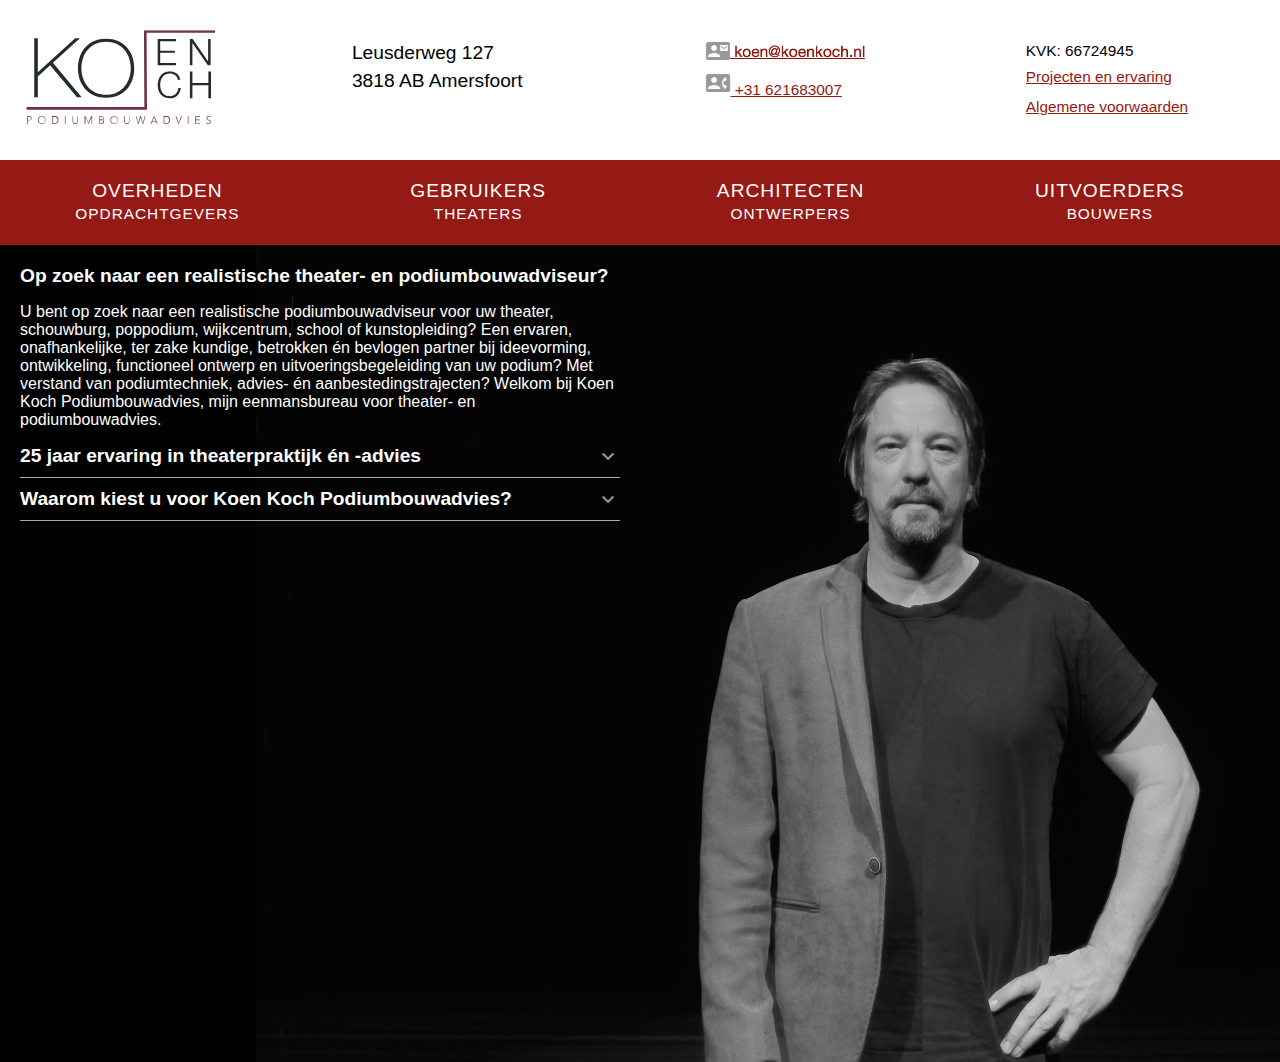
<file: index.html>
<!DOCTYPE html>
  <head>
    <meta charset="utf-8">
    <title>Koen Koch - Podiumbouwadvies</title>
    <link rel="stylesheet" type="text/css" href="style.css">
    <link href="https://fonts.googleapis.com/icon?family=Material+Icons" rel="stylesheet">
  </head>
  <body id="home">
    <!-- BANNER BOVENIN -->
    <div id="main-header">

      <!-- logo  -->
      <div id="logo">
        <a href="index.html">
          <img src="img/logokoenkoch.svg" alt="Koen Koch podiumbouwadvies logo">
        </a>
      </div>
      <!-- eind logo -->

      <!-- alle gevens -->
      <div id="gegevens">
        <!-- adres gegevens -->
        <ul>
          <li>Leusderweg 127</li>
          <li>3818 AB Amersfoort</li>
        </ul>
        <!-- eind adres gegevens -->
        <!-- contact gegevens -->
        <ul>
          <li><i class="material-icons">&#xE0D0;</i><span id="email"></span></li>
          <li>
            <a href="tel:0031621683007" class="inline-text">
              <i class="material-icons">&#xE0CF;</i>
              +31 621683007
            </a>
          </li>
        </ul>
        <!-- eind contact gegevens -->
        <!-- overige gegevens -->
        <ul>
          <li class="kvk">KVK: 66724945</li>
          <li><a href="bestanden/koenkoch.pdf">Projecten en ervaring</a></li>
          <li><a href="bestanden/algemene-voorwaarden.pdf">Algemene voorwaarden</a></li>
        </ul>
        <!-- eind overige gegevens -->
      </div>
      <!-- eind alle gegevens -->
    </div>
    <!-- EIND BANNER BOVENIN -->

    <!-- NAVIGATIE -->
    <ul id="main-nav">
      <li>
        <a href="overheden.html">
          Overheden<br>
          <span class="sub-title">Opdrachtgevers</span>
        </a>
      </li>

      <li>
        <a href="gebruikers.html">
          Gebruikers<br>
          <span class="sub-title">Theaters</span>
        </a>
      </li>

      <li>
        <a href="architecten.html">
          Architecten<br>
          <span class="sub-title">Ontwerpers</span>
        </a>
      </li>

      <li>
        <a href="uitvoerders.html">
          Uitvoerders<br>
          <span class="sub-title">Bouwers</span>
        </a>
      </li>
    </ul>
    <!-- EIND NAVIGATIE -->

    <!-- INHOUD VAN DE PAGINA -->
    <div id="content">
      <img src="img/homepage-image.png" id="main-image" class="content-image">

    <div class="tekst-content">
      <h2> Op zoek naar een realistische theater- en podiumbouwadviseur? </h2>
      <p>U bent op zoek naar een realistische podiumbouwadviseur voor uw theater, schouwburg, poppodium, wijkcentrum, school of kunstopleiding? Een ervaren, onafhankelijke, ter zake kundige, betrokken én bevlogen partner bij ideevorming, ontwikkeling, functioneel ontwerp en uitvoeringsbegeleiding van uw podium? Met verstand van podiumtechniek, advies- én aanbestedingstrajecten? Welkom bij Koen Koch Podiumbouwadvies, mijn eenmansbureau voor theater- en podiumbouwadvies. </p>

      <h2><a href="index2.html"><span>25 jaar ervaring in theaterpraktijk én -advies</span><i class="material-icons">&#xE313;</i></a></h2>
      <h2><a href="index3.html"><span>Waarom kiest u voor Koen Koch Podiumbouwadvies?</span><i class="material-icons">&#xE313;</i></a></h2>
    </div>
    <!-- EIND INHOUD VAN DE PAGINA -->

  </body>
</file>
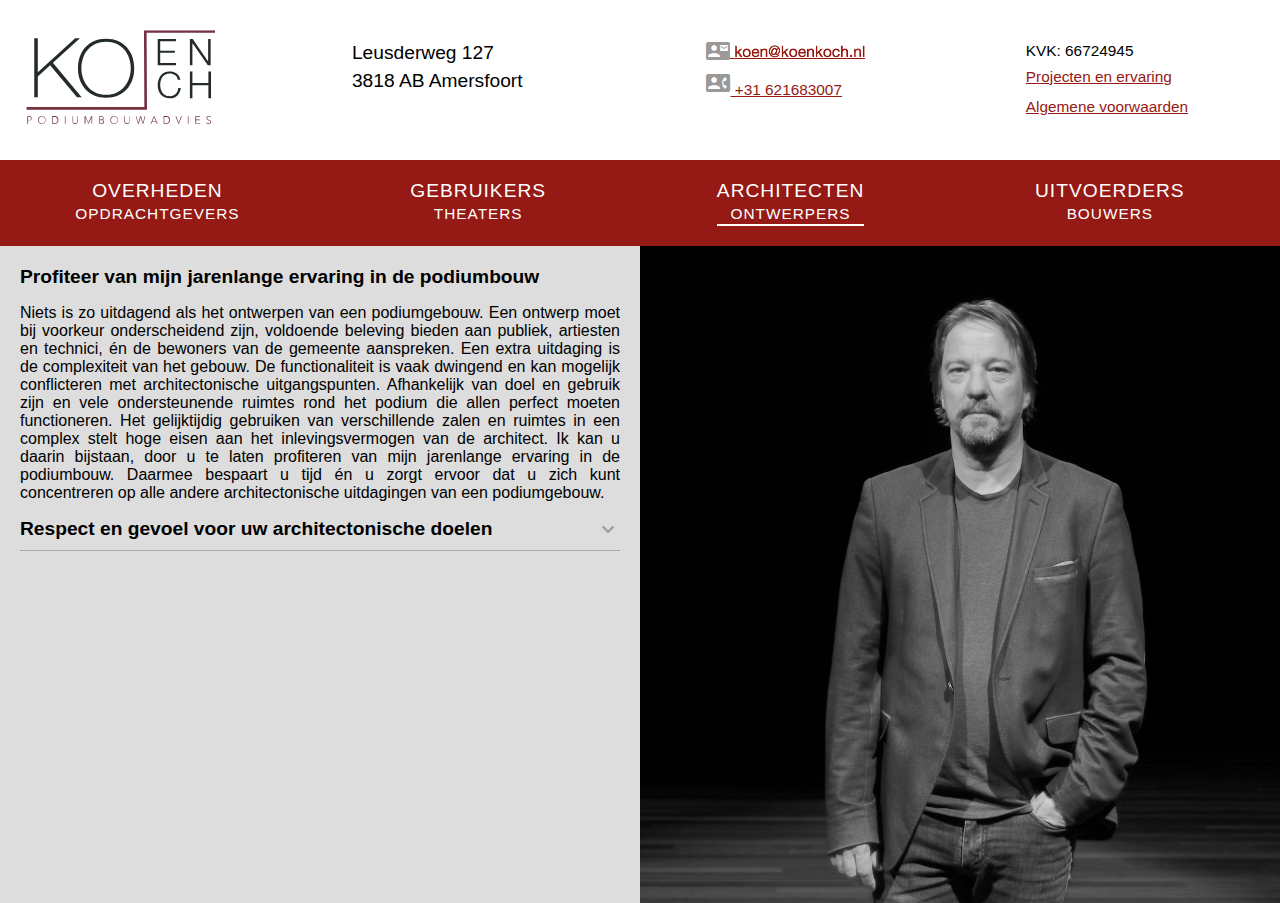
<file: architecten.html>
<!DOCTYPE html>
  <head>
    <meta charset="utf-8">
    <title>Koen Koch - Podiumbouwadvies</title>
    <link rel="stylesheet" type="text/css" href="style.css">
    <link href="https://fonts.googleapis.com/icon?family=Material+Icons" rel="stylesheet">
  </head>
  <body>
    <!-- BANNER BOVENIN -->
    <div id="main-header">

      <!-- logo  -->
      <div id="logo">
        <a href="index.html">
          <img src="img/logokoenkoch.svg" alt="Koen Koch podiumbouwadvies logo">
        </a>
      </div>
      <!-- eind logo -->
      <!-- alle gevens -->
      <div id="gegevens">
        <!-- adres gegevens -->
        <ul>
          <li>Leusderweg 127</li>
          <li>3818 AB Amersfoort</li>
        </ul>
        <!-- eind adres gegevens -->
        <!-- contact gegevens -->
        <ul>
          <li><i class="material-icons">&#xE0D0;</i><span id="email"></span></li>
          <li>
            <a href="tel:0031621683007">
              <i class="material-icons">&#xE0CF;</i>
              +31 621683007
            </a>
          </li>
        </ul>
        <!-- eind contact gegevens -->
        <!-- overige gegevens -->
        <ul>
          <li class="kvk">KVK: 66724945</li>
          <li><a href="bestanden/koenkoch.pdf">Projecten en ervaring</a></li>
          <li><a href="bestanden/algemene-voorwaarden.pdf">Algemene voorwaarden</a></li>
        </ul>
        <!-- eind overige gegevens -->
      </div>
      <!-- eind alle gegevens -->
    </div>
    <!-- EIND BANNER BOVENIN -->

    <!-- NAVIGATIE -->
    <ul id="main-nav">
      <li>
        <a href="overheden.html">
          Overheden<br>
          <span class="sub-title">Opdrachtgevers</span>
        </a>
      </li>

      <li>
        <a href="gebruikers.html">
          Gebruikers<br>
          <span class="sub-title">Theaters</span>
        </a>
      </li>

      <li class="active">
        <a href="architecten.html">
          Architecten<br>
          <span class="sub-title">Ontwerpers</span>
        </a>
      </li>

      <li>
        <a href="uitvoerders.html">
          Uitvoerders<br>
          <span class="sub-title">Bouwers</span>
        </a>
      </li>
    </ul>
    <!-- EIND NAVIGATIE -->

    <!-- INHOUD VAN DE PAGINA -->
    <div id="content">
      <div class="tekst-content">

        <h2>Profiteer van mijn jarenlange ervaring in de podiumbouw</h2>
        <p>Niets is zo uitdagend als het ontwerpen van een podiumgebouw. Een ontwerp moet bij voorkeur onderscheidend zijn, voldoende beleving bieden aan publiek, artiesten en technici, én de bewoners van de gemeente aanspreken. Een extra uitdaging is de complexiteit van het gebouw. De functionaliteit is vaak dwingend en kan mogelijk conflicteren met architectonische uitgangspunten. Afhankelijk van doel en gebruik zijn en vele ondersteunende ruimtes rond het podium die allen perfect moeten functioneren. Het gelijktijdig gebruiken van verschillende zalen en ruimtes in een complex stelt hoge eisen aan het inlevingsvermogen van de architect. Ik kan u daarin bijstaan, door u te laten profiteren van mijn jarenlange ervaring in de podiumbouw. Daarmee bespaart u tijd én u zorgt ervoor dat u zich kunt concentreren op alle andere architectonische uitdagingen van een podiumgebouw.</p>

        <h2><a href="architecten2.html"><span>Respect en gevoel voor uw architectonische doelen</span><i class="material-icons">&#xE313;</i> </a> </h2>
        

      </div>
      
      <div class="img-container">
        <img src="img/architecten.png" class="content-image">
      </div>
    </div>

    <!-- EIND INHOUD VAN DE PAGINA -->



  </body>
</file>
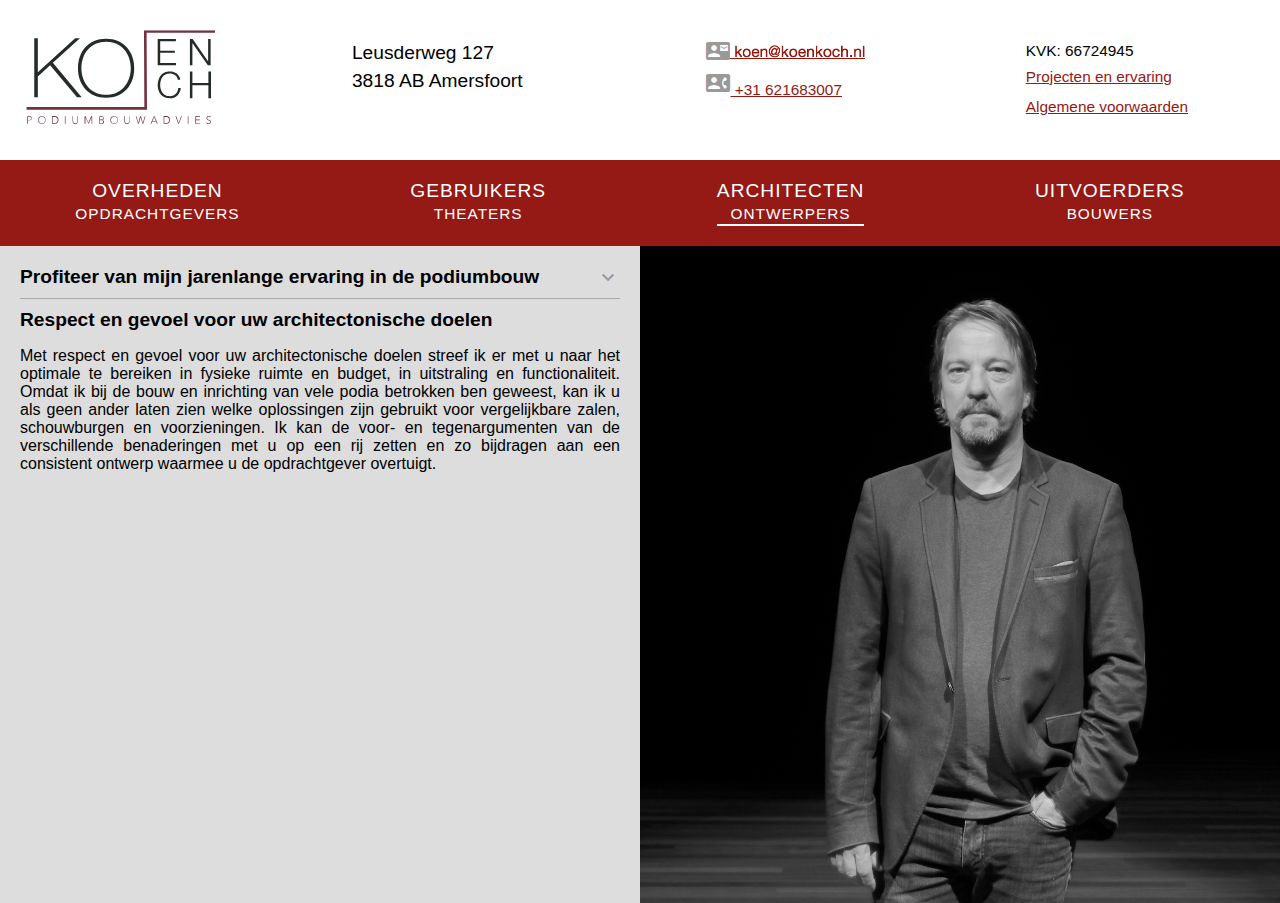
<file: architecten2.html>
<!DOCTYPE html>
  <head>
    <meta charset="utf-8">
    <title>Koen Koch - Podiumbouwadvies</title>
    <link rel="stylesheet" type="text/css" href="style.css">
    <link href="https://fonts.googleapis.com/icon?family=Material+Icons" rel="stylesheet">
  </head>
  <body>
    <!-- BANNER BOVENIN -->
    <div id="main-header">

      <!-- logo  -->
      <div id="logo">
        <a href="index.html">
          <img src="img/logokoenkoch.svg" alt="Koen Koch podiumbouwadvies logo">
        </a>
      </div>
      <!-- eind logo -->
      <!-- alle gevens -->
      <div id="gegevens">
        <!-- adres gegevens -->
        <ul>
          <li>Leusderweg 127</li>
          <li>3818 AB Amersfoort</li>
        </ul>
        <!-- eind adres gegevens -->
        <!-- contact gegevens -->
        <ul>
          <li><i class="material-icons">&#xE0D0;</i><span id="email"></span></li>
          <li>
            <a href="tel:0031621683007">
              <i class="material-icons">&#xE0CF;</i>
              +31 621683007
            </a>
          </li>
        </ul>
        <!-- eind contact gegevens -->
        <!-- overige gegevens -->
        <ul>
          <li class="kvk">KVK: 66724945</li>
          <li><a href="bestanden/koenkoch.pdf">Projecten en ervaring</a></li>
          <li><a href="bestanden/algemene-voorwaarden.pdf">Algemene voorwaarden</a></li>
        </ul>
        <!-- eind overige gegevens -->
      </div>
      <!-- eind alle gegevens -->
    </div>
    <!-- EIND BANNER BOVENIN -->

    <!-- NAVIGATIE -->
    <ul id="main-nav">
      <li>
        <a href="overheden.html">
          Overheden<br>
          <span class="sub-title">Opdrachtgevers</span>
        </a>
      </li>

      <li>
        <a href="gebruikers.html">
          Gebruikers<br>
          <span class="sub-title">Theaters</span>
        </a>
      </li>

      <li class="active">
        <a href="architecten.html">
          Architecten<br>
          <span class="sub-title">Ontwerpers</span>
        </a>
      </li>

      <li>
        <a href="uitvoerders.html">
          Uitvoerders<br>
          <span class="sub-title">Bouwers</span>
        </a>
      </li>
    </ul>
    <!-- EIND NAVIGATIE -->

    <!-- INHOUD VAN DE PAGINA -->
    <div id="content">
      <div class="tekst-content">

        <h2><a href="architecten.html"><span>Profiteer van mijn jarenlange ervaring in de podiumbouw</span><i class="material-icons">&#xE313;</i> </a> </h2>
      

        <h2>Respect en gevoel voor uw architectonische doelen</h2>
        <p>Met respect en gevoel voor uw architectonische doelen streef ik er met u naar het optimale te bereiken in fysieke ruimte en budget, in uitstraling en functionaliteit. Omdat ik bij de bouw en inrichting van vele podia betrokken ben geweest, kan ik u als geen ander laten zien welke oplossingen zijn gebruikt voor vergelijkbare zalen, schouwburgen en voorzieningen. Ik kan de voor- en tegenargumenten van de verschillende benaderingen met u op een rij zetten en zo bijdragen aan een consistent ontwerp waarmee u de opdrachtgever overtuigt.</p>

      </div>

      <div class="img-container">
        <img src="img/architecten.png" class="content-image">
      </div>
    </div>

    <!-- EIND INHOUD VAN DE PAGINA -->



  </body>
</file>
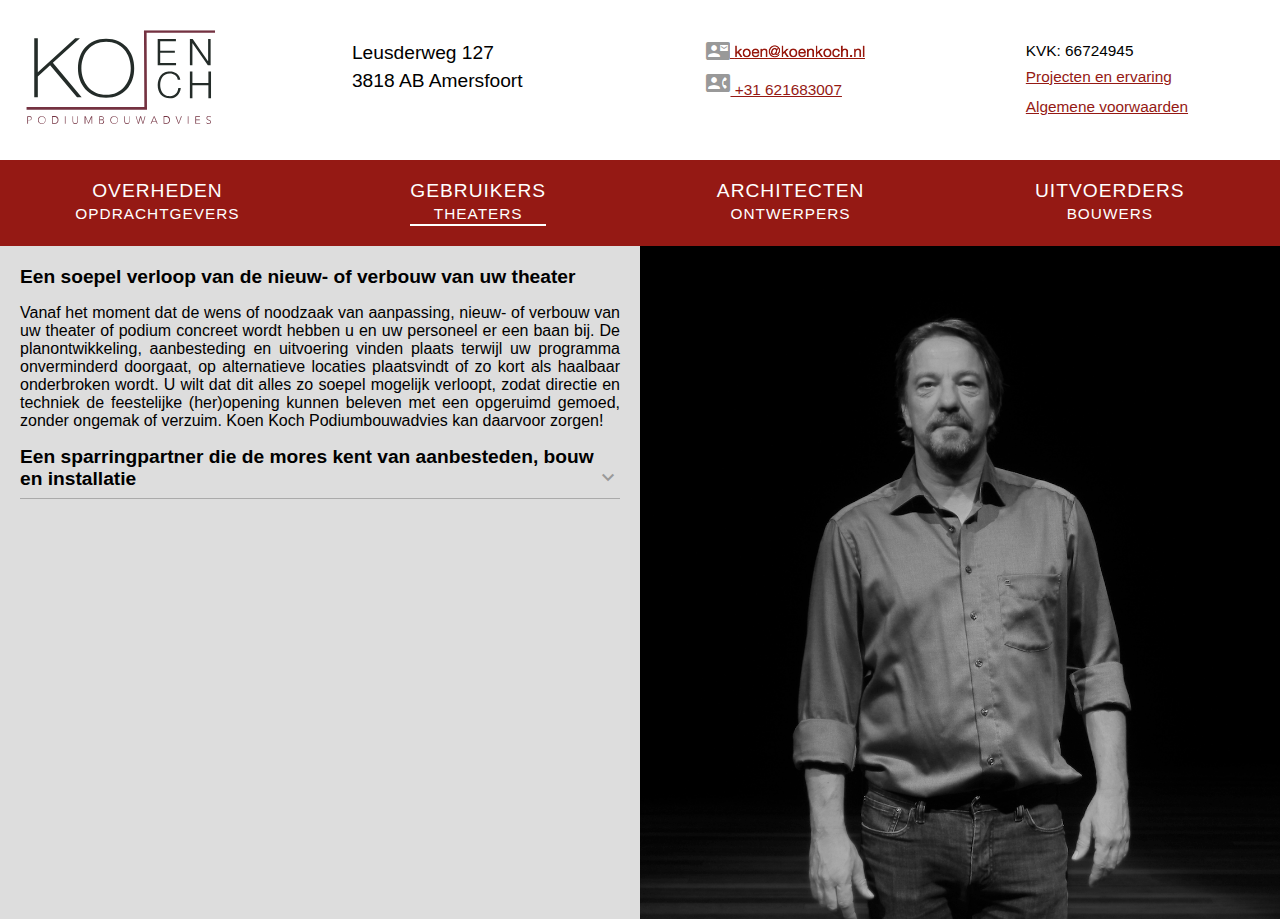
<file: gebruikers.html>
<!DOCTYPE html>
  <head>
    <meta charset="utf-8">
    <title>Koen Koch - Podiumbouwadvies</title>
    <link rel="stylesheet" type="text/css" href="style.css">
    <link href="https://fonts.googleapis.com/icon?family=Material+Icons" rel="stylesheet">
  </head>
  <body>
    <!-- BANNER BOVENIN -->
    <div id="main-header">

      <!-- logo  -->
      <div id="logo">
        <a href="index.html">
          <img src="img/logokoenkoch.svg" alt="Koen Koch podiumbouwadvies logo">
        </a>
      </div>
      <!-- eind logo -->
      <!-- alle gevens -->
      <div id="gegevens">
        <!-- adres gegevens -->
        <ul>
          <li>Leusderweg 127</li>
          <li>3818 AB Amersfoort</li>
        </ul>
        <!-- eind adres gegevens -->
        <!-- contact gegevens -->
        <ul>
          <li><i class="material-icons">&#xE0D0;</i><span id="email"></span></li>
          <li>
            <a href="tel:0031621683007">
              <i class="material-icons">&#xE0CF;</i>
              +31 621683007
            </a>
          </li>
        </ul>
        <!-- eind contact gegevens -->
        <!-- overige gegevens -->
        <ul>
          <li class="kvk">KVK: 66724945</li>
          <li><a href="bestanden/koenkoch.pdf">Projecten en ervaring</a></li>
          <li><a href="bestanden/algemene-voorwaarden.pdf">Algemene voorwaarden</a></li>
        </ul>
        <!-- eind overige gegevens -->
      </div>
      <!-- eind alle gegevens -->
    </div>
    <!-- EIND BANNER BOVENIN -->

    <!-- NAVIGATIE -->
    <ul id="main-nav">
      <li>
        <a href="overheden.html">
          Overheden<br>
          <span class="sub-title">Opdrachtgevers</span>
        </a>
      </li>

      <li class="active">
        <a href="gebruikers.html">
          Gebruikers<br>
          <span class="sub-title">Theaters</span>
        </a>
      </li>

      <li>
        <a href="architecten.html">
          Architecten<br>
          <span class="sub-title">Ontwerpers</span>
        </a>
      </li>

      <li>
        <a href="uitvoerders.html">
          Uitvoerders<br>
          <span class="sub-title">Bouwers</span>
        </a>
      </li>
    </ul>
    <!-- EIND NAVIGATIE -->

    <!-- INHOUD VAN DE PAGINA -->
    <div id="content">

      <div class="tekst-content">

        <h2> Een soepel verloop van de nieuw- of verbouw van uw theater </h2>
        <p>Vanaf het moment dat de wens of noodzaak van aanpassing, nieuw- of verbouw van uw theater of podium concreet wordt hebben u en uw personeel er een baan bij. De planontwikkeling, aanbesteding en uitvoering vinden plaats terwijl uw programma onverminderd doorgaat, op alternatieve locaties plaatsvindt of zo kort als haalbaar onderbroken wordt. U wilt dat dit alles zo soepel mogelijk verloopt, zodat directie en techniek de feestelijke (her)opening kunnen beleven met een opgeruimd gemoed, zonder ongemak of verzuim. Koen Koch Podiumbouwadvies kan daarvoor zorgen!</p>

        <h2><a href="gebruikers2.html"> Een sparringpartner die de mores kent van aanbesteden, bouw en installatie <i class="material-icons">&#xE313;</i> </a> </h2>


      </div>

      <div class="img-container">
        <img src="img/bouwers.png" class="content-image">
      </div>
  </div>
    <!-- EIND INHOUD VAN DE PAGINA -->


  </body>
</file>
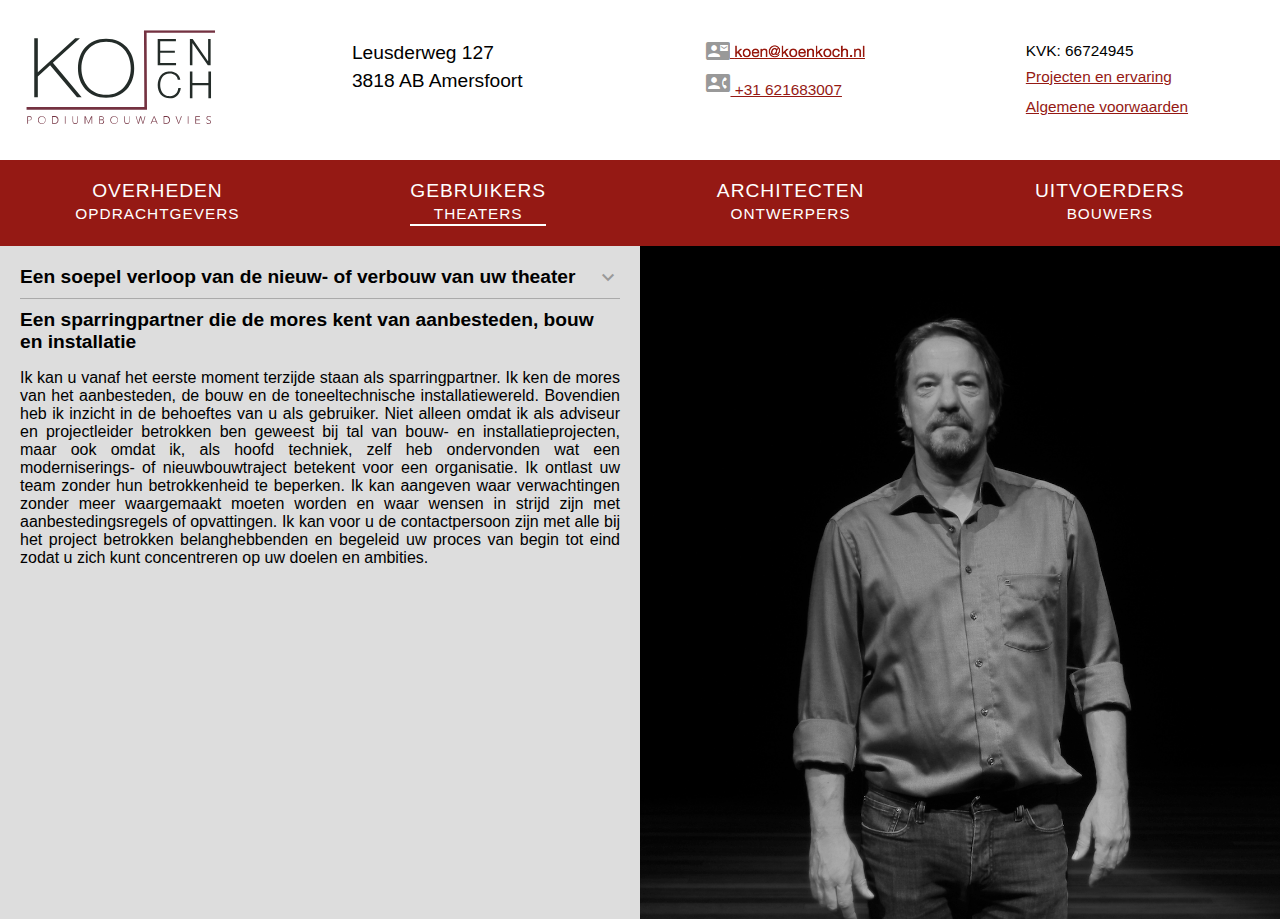
<file: gebruikers2.html>
<!DOCTYPE html>
  <head>
    <meta charset="utf-8">
    <title>Koen Koch - Podiumbouwadvies</title>
    <link rel="stylesheet" type="text/css" href="style.css">
    <link href="https://fonts.googleapis.com/icon?family=Material+Icons" rel="stylesheet">
  </head>
  <body>
    <!-- BANNER BOVENIN -->
    <div id="main-header">

      <!-- logo  -->
      <div id="logo">
        <a href="index.html">
          <img src="img/logokoenkoch.svg" alt="Koen Koch podiumbouwadvies logo">
        </a>
      </div>
      <!-- eind logo -->
      <!-- alle gevens -->
      <div id="gegevens">
        <!-- adres gegevens -->
        <ul>
          <li>Leusderweg 127</li>
          <li>3818 AB Amersfoort</li>
        </ul>
        <!-- eind adres gegevens -->
        <!-- contact gegevens -->
        <ul>
          <li><i class="material-icons">&#xE0D0;</i><span id="email"></span></li>
          <li>
            <a href="tel:0031621683007">
              <i class="material-icons">&#xE0CF;</i>
              +31 621683007
            </a>
          </li>
        </ul>
        <!-- eind contact gegevens -->
        <!-- overige gegevens -->
        <ul>
          <li class="kvk">KVK: 66724945</li>
          <li><a href="bestanden/koenkoch.pdf">Projecten en ervaring</a></li>
          <li><a href="bestanden/algemene-voorwaarden.pdf">Algemene voorwaarden</a></li>
        </ul>
        <!-- eind overige gegevens -->
      </div>
      <!-- eind alle gegevens -->
    </div>
    <!-- EIND BANNER BOVENIN -->

    <!-- NAVIGATIE -->
    <ul id="main-nav">
      <li>
        <a href="overheden.html">
          Overheden<br>
          <span class="sub-title">Opdrachtgevers</span>
        </a>
      </li>

      <li class="active">
        <a href="gebruikers.html">
          Gebruikers<br>
          <span class="sub-title">Theaters</span>
        </a>
      </li>

      <li>
        <a href="architecten.html">
          Architecten<br>
          <span class="sub-title">Ontwerpers</span>
        </a>
      </li>

      <li>
        <a href="uitvoerders.html">
          Uitvoerders<br>
          <span class="sub-title">Bouwers</span>
        </a>
      </li>
    </ul>
    <!-- EIND NAVIGATIE -->

    <!-- INHOUD VAN DE PAGINA -->
    <div id="content">

      <div class="tekst-content">

        <h2><a href="gebruikers.html"> Een soepel verloop van de nieuw- of verbouw van uw theater <i class="material-icons">&#xE313;</i> </a></h2>


        <h2> Een sparringpartner die de mores kent van aanbesteden, bouw en installatie </h2>
        <p>Ik kan u vanaf het eerste moment terzijde staan als sparringpartner. Ik ken de mores van het aanbesteden, de bouw en de toneeltechnische installatiewereld. Bovendien heb ik inzicht in de behoeftes van u als gebruiker. Niet alleen omdat ik als adviseur en projectleider betrokken ben geweest bij tal van bouw- en installatieprojecten, maar ook omdat ik, als hoofd techniek, zelf heb ondervonden wat een moderniserings- of nieuwbouwtraject betekent voor een organisatie. Ik ontlast uw team zonder hun betrokkenheid te beperken. Ik kan aangeven waar verwachtingen zonder meer waargemaakt moeten worden en waar wensen in strijd zijn met aanbestedingsregels of opvattingen. Ik kan voor u de contactpersoon zijn met alle bij het project betrokken belanghebbenden en begeleid uw proces van begin tot eind zodat u zich kunt concentreren op uw doelen en ambities. </p>

      </div>

      <div class="img-container">
        <img src="img/bouwers.png" class="content-image">
      </div>
  </div>
    <!-- EIND INHOUD VAN DE PAGINA -->


  </body>
</file>
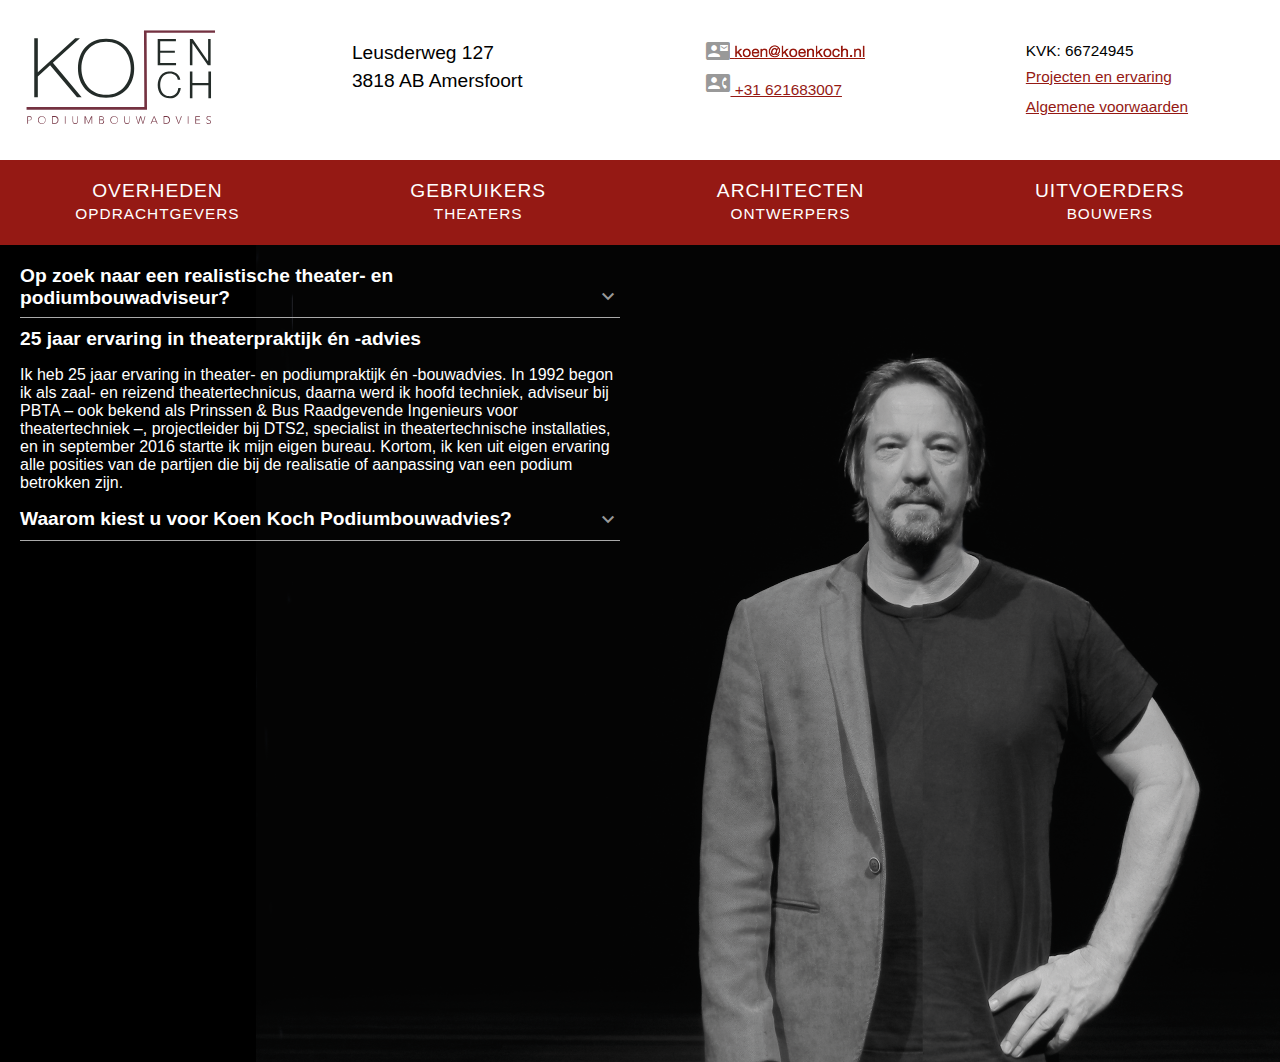
<file: index2.html>
<!DOCTYPE html>
  <head>
    <meta charset="utf-8">
    <title>Koen Koch - Podiumbouwadvies</title>
    <link rel="stylesheet" type="text/css" href="style.css">
    <link href="https://fonts.googleapis.com/icon?family=Material+Icons" rel="stylesheet">
  </head>
  <body id="home">
    <!-- BANNER BOVENIN -->
    <div id="main-header">

      <!-- logo  -->
      <div id="logo">
        <a href="index.html">
          <img src="img/logokoenkoch.svg" alt="Koen Koch podiumbouwadvies logo">
        </a>
      </div>
      <!-- eind logo -->

      <!-- alle gevens -->
      <div id="gegevens">
        <!-- adres gegevens -->
        <ul>
          <li>Leusderweg 127</li>
          <li>3818 AB Amersfoort</li>
        </ul>
        <!-- eind adres gegevens -->
        <!-- contact gegevens -->
        <ul>
          <li><i class="material-icons">&#xE0D0;</i><span id="email"></span></li>
          <li>
            <a href="tel:0031621683007" class="inline-text">
              <i class="material-icons">&#xE0CF;</i>
              +31 621683007
            </a>
          </li>
        </ul>
        <!-- eind contact gegevens -->
        <!-- overige gegevens -->
        <ul>
          <li class="kvk">KVK: 66724945</li>
          <li><a href="bestanden/koenkoch.pdf">Projecten en ervaring</a></li>
          <li><a href="bestanden/algemene-voorwaarden.pdf">Algemene voorwaarden</a></li>
        </ul>
        <!-- eind overige gegevens -->
      </div>
      <!-- eind alle gegevens -->
    </div>
    <!-- EIND BANNER BOVENIN -->

    <!-- NAVIGATIE -->
    <ul id="main-nav">
      <li>
        <a href="overheden.html">
          Overheden<br>
          <span class="sub-title">Opdrachtgevers</span>
        </a>
      </li>

      <li>
        <a href="gebruikers.html">
          Gebruikers<br>
          <span class="sub-title">Theaters</span>
        </a>
      </li>

      <li>
        <a href="architecten.html">
          Architecten<br>
          <span class="sub-title">Ontwerpers</span>
        </a>
      </li>

      <li>
        <a href="uitvoerders.html">
          Uitvoerders<br>
          <span class="sub-title">Bouwers</span>
        </a>
      </li>
    </ul>
    <!-- EIND NAVIGATIE -->

    <!-- INHOUD VAN DE PAGINA -->
    <div id="content">
      <img src="img/homepage-image.png" id="main-image" class="content-image">

    <div class="tekst-content">
      <h2><a href="index.html"><span>Op zoek naar een realistische theater- en podiumbouwadviseur?</span><i class="material-icons">&#xE313;</i></a></h2>

      <h2>25 jaar ervaring in theaterpraktijk én -advies</h2>
      <p>Ik heb 25 jaar ervaring in theater- en podiumpraktijk én -bouwadvies. In 1992 begon ik als zaal- en reizend theatertechnicus, daarna werd ik hoofd techniek, adviseur bij PBTA – ook bekend als Prinssen &amp; Bus Raadgevende Ingenieurs voor theatertechniek –, projectleider bij DTS2, specialist in theatertechnische installaties, en in september 2016 startte ik mijn eigen bureau. Kortom, ik ken uit eigen ervaring alle posities van de partijen die bij de realisatie of aanpassing van een podium betrokken zijn. </p>

      <h2><a href="index3.html"><span>Waarom kiest u voor Koen Koch Podiumbouwadvies?</span><i class="material-icons">&#xE313;</i></a></h2>
    </div>
    <!-- EIND INHOUD VAN DE PAGINA -->

  </body>
</file>
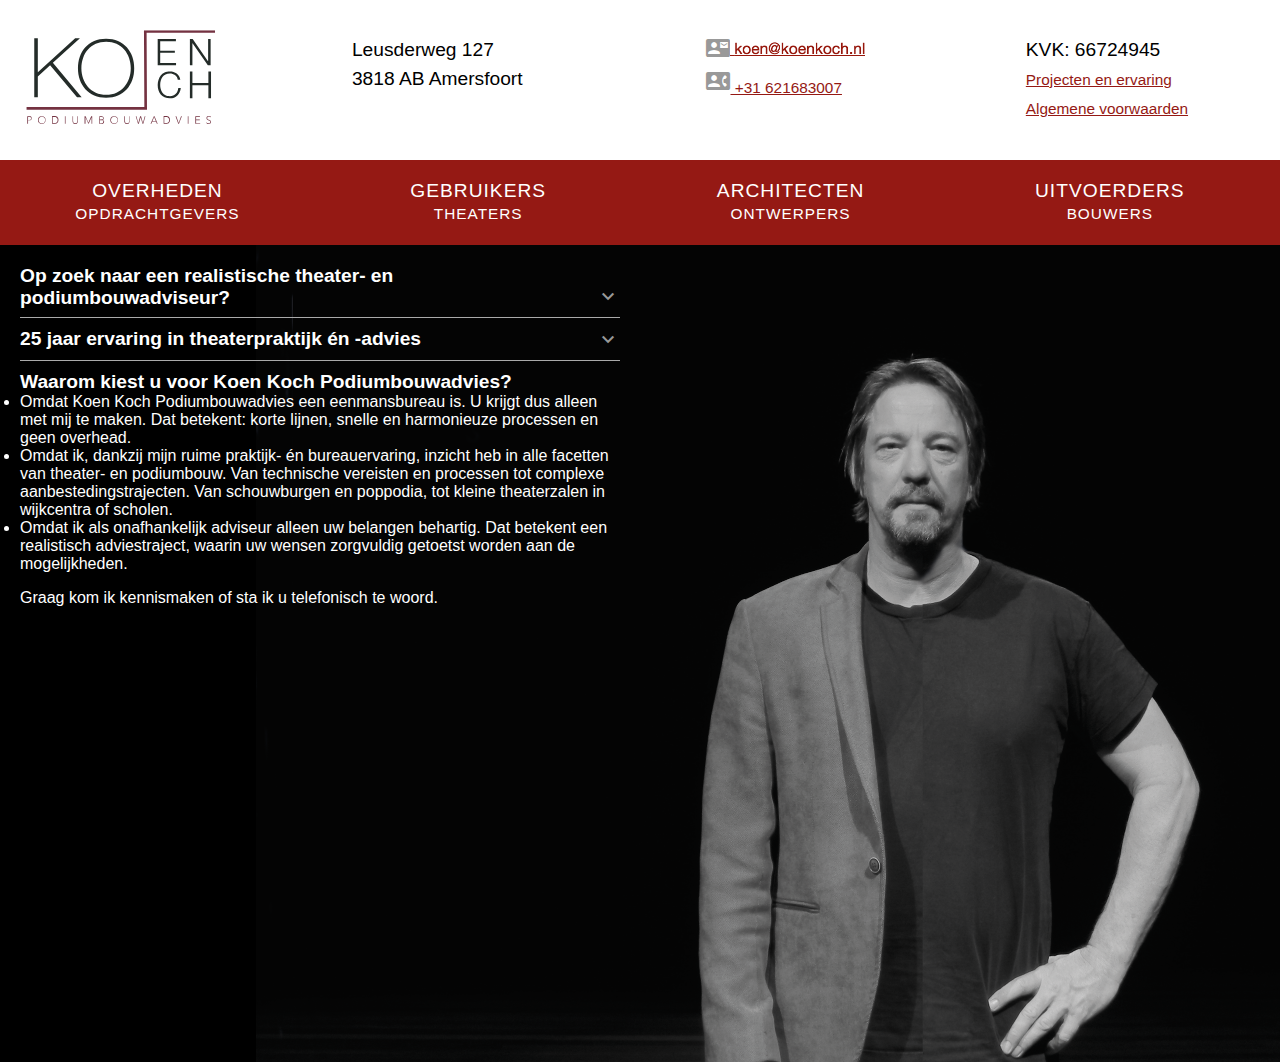
<file: index3.html>
<!DOCTYPE html>
  <head>
    <meta charset="utf-8">
    <title>Koen Koch - Podiumbouwadvies</title>
    <link rel="stylesheet" type="text/css" href="style.css">
    <link href="https://fonts.googleapis.com/icon?family=Material+Icons" rel="stylesheet">
  </head>
  <body id="home">
    <!-- BANNER BOVENIN -->
    <div id="main-header">

      <!-- logo  -->
      <div id="logo">
        <a href="index.html">
          <img src="img/logokoenkoch.svg" alt="Koen Koch podiumbouwadvies logo">
        </a>
      </div>
      <!-- eind logo -->

      <!-- alle gevens -->
      <div id="gegevens">
        <!-- adres gegevens -->
        <ul>
          <li>Leusderweg 127</li>
          <li>3818 AB Amersfoort</li>
        </ul>
        <!-- eind adres gegevens -->
        <!-- contact gegevens -->
        <ul>
          <li><i class="material-icons">&#xE0D0;</i><span id="email"></span></li>
          <li>
            <a href="tel:0031621683007" class="inline-text">
              <i class="material-icons">&#xE0CF;</i>
              +31 621683007
            </a>
          </li>
        </ul>
        <!-- eind contact gegevens -->
        <!-- overige gegevens -->
        <ul>
          <li>KVK: 66724945</li>
          <li><a href="#">Projecten en ervaring</a></li>
          <li><a href="#">Algemene voorwaarden</a></li>
        </ul>
        <!-- eind overige gegevens -->
      </div>
      <!-- eind alle gegevens -->
    </div>
    <!-- EIND BANNER BOVENIN -->

    <!-- NAVIGATIE -->
    <ul id="main-nav">
      <li>
        <a href="overheden.html">
          Overheden<br>
          <span class="sub-title">Opdrachtgevers</span>
        </a>
      </li>

      <li>
        <a href="gebruikers.html">
          Gebruikers<br>
          <span class="sub-title">Theaters</span>
        </a>
      </li>

      <li>
        <a href="architecten.html">
          Architecten<br>
          <span class="sub-title">Ontwerpers</span>
        </a>
      </li>

      <li>
        <a href="uitvoerders.html">
          Uitvoerders<br>
          <span class="sub-title">Bouwers</span>
        </a>
      </li>
    </ul>
    <!-- EIND NAVIGATIE -->

    <!-- INHOUD VAN DE PAGINA -->
    <div id="content">
      <img src="img/homepage-image.png" id="main-image" class="content-image">

    <div class="tekst-content">
      <h2><a href="index.html"><span>Op zoek naar een realistische theater- en podiumbouwadviseur?</span><i class="material-icons">&#xE313;</i></a></h2>
      <h2><a href="index2.html"><span>25 jaar ervaring in theaterpraktijk én -advies</span><i class="material-icons">&#xE313;</i></a></h2>

      <h2>Waarom kiest u voor Koen Koch Podiumbouwadvies?</h2>
      <ul>
        <li>Omdat Koen Koch Podiumbouwadvies een eenmansbureau is. U krijgt dus alleen met mij te maken. Dat betekent: korte lijnen, snelle en harmonieuze processen en geen overhead.</li>
        <li>Omdat ik, dankzij mijn ruime praktijk- én bureauervaring, inzicht heb in alle facetten van theater- en podiumbouw. Van technische vereisten en processen tot complexe aanbestedingstrajecten. Van schouwburgen en poppodia, tot kleine theaterzalen in wijkcentra of scholen.</li>
        <li>Omdat ik als onafhankelijk adviseur alleen uw belangen behartig. Dat betekent een realistisch adviestraject, waarin uw wensen zorgvuldig getoetst worden aan de mogelijkheden.</li>
      </ul>
      <p>Graag kom ik kennismaken of sta ik u telefonisch te woord.</p>
    </div>
    <!-- EIND INHOUD VAN DE PAGINA -->

  </body>
</file>
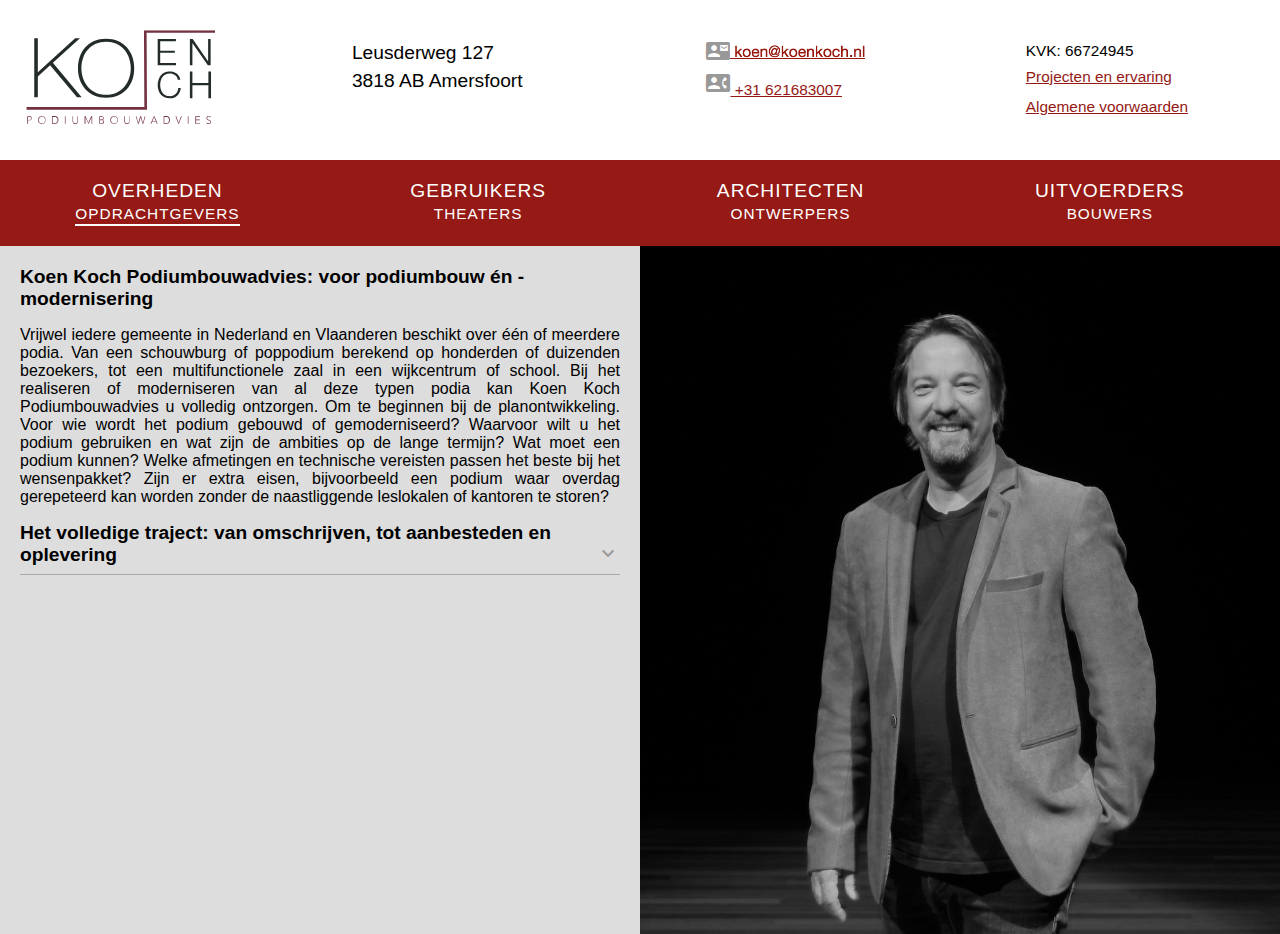
<file: overheden.html>
<!DOCTYPE html>
  <head>
    <meta charset="utf-8">
    <title>Koen Koch - Podiumbouwadvies</title>
    <link rel="stylesheet" type="text/css" href="style.css">
    <link href="https://fonts.googleapis.com/icon?family=Material+Icons" rel="stylesheet">
  </head>
  <body>
    <!-- BANNER BOVENIN -->
    <div id="main-header">

      <!-- logo  -->
      <div id="logo">
        <a href="index.html">
          <img src="img/logokoenkoch.svg" alt="Koen Koch podiumbouwadvies logo">
        </a>
      </div>
      <!-- eind logo -->
      <!-- alle gevens -->
      <div id="gegevens">
        <!-- adres gegevens -->
        <ul>
          <li>Leusderweg 127</li>
          <li>3818 AB Amersfoort</li>
        </ul>
        <!-- eind adres gegevens -->
        <!-- contact gegevens -->
        <ul>
          <li><i class="material-icons">&#xE0D0;</i><span id="email"></span></li>
          <li>
            <a href="tel:0031621683007">
              <i class="material-icons">&#xE0CF;</i>
              +31 621683007
            </a>
          </li>
        </ul>
        <!-- eind contact gegevens -->
        <!-- overige gegevens -->
        <ul>
          <li class="kvk">KVK: 66724945</li>
          <li><a href="bestanden/koenkoch.pdf">Projecten en ervaring</a></li>
          <li><a href="bestanden/algemene-voorwaarden.pdf">Algemene voorwaarden</a></li>
        </ul>
        <!-- eind overige gegevens -->
      </div>
      <!-- eind alle gegevens -->
    </div>
    <!-- EIND BANNER BOVENIN -->

    <!-- NAVIGATIE -->
    <ul id="main-nav">
      <li class="active">
        <a href="overheden.html">
          Overheden<br>
          <span class="sub-title">Opdrachtgevers</span>
        </a>
      </li>

      <li>
        <a href="gebruikers.html">
          Gebruikers<br>
          <span class="sub-title">Theaters</span>
        </a>
      </li>

      <li>
        <a href="architecten.html">
          Architecten<br>
          <span class="sub-title">Ontwerpers</span>
        </a>
      </li>

      <li>
        <a href="uitvoerders.html">
          Uitvoerders<br>
          <span class="sub-title">Bouwers</span>
        </a>
      </li>
    </ul>
    <!-- EIND NAVIGATIE -->

    <!-- INHOUD VAN DE PAGINA -->
    <div id="content">
      <div class="tekst-content">
        <h2>Koen Koch Podiumbouwadvies: voor podiumbouw én -modernisering</h2>
        <p>Vrijwel iedere gemeente in Nederland en Vlaanderen beschikt over één of meerdere podia. Van een schouwburg of poppodium berekend op honderden of duizenden bezoekers, tot een multifunctionele zaal in een wijkcentrum of school. Bij het realiseren of moderniseren van al deze typen podia kan Koen Koch Podiumbouwadvies u volledig ontzorgen. Om te beginnen bij de planontwikkeling. Voor wie wordt het podium gebouwd of gemoderniseerd? Waarvoor wilt u het podium gebruiken en wat zijn de ambities op de lange termijn? Wat moet een podium kunnen? Welke afmetingen en technische vereisten passen het beste bij het wensenpakket? Zijn er extra eisen, bijvoorbeeld een podium waar overdag gerepeteerd kan worden zonder de naastliggende leslokalen of kantoren te storen?</p>

        <h2><a href="overheden2.html"><span>Het volledige traject: van omschrijven, tot aanbesteden en oplevering</span><i class="material-icons">&#xE313;</i></a></h2>
      </div>
      <div class="img-container">
        <img src="img/overheden.png" class="content-image">
      </div>
    </div>
    <!-- EIND INHOUD VAN DE PAGINA -->




  </body>
</file>
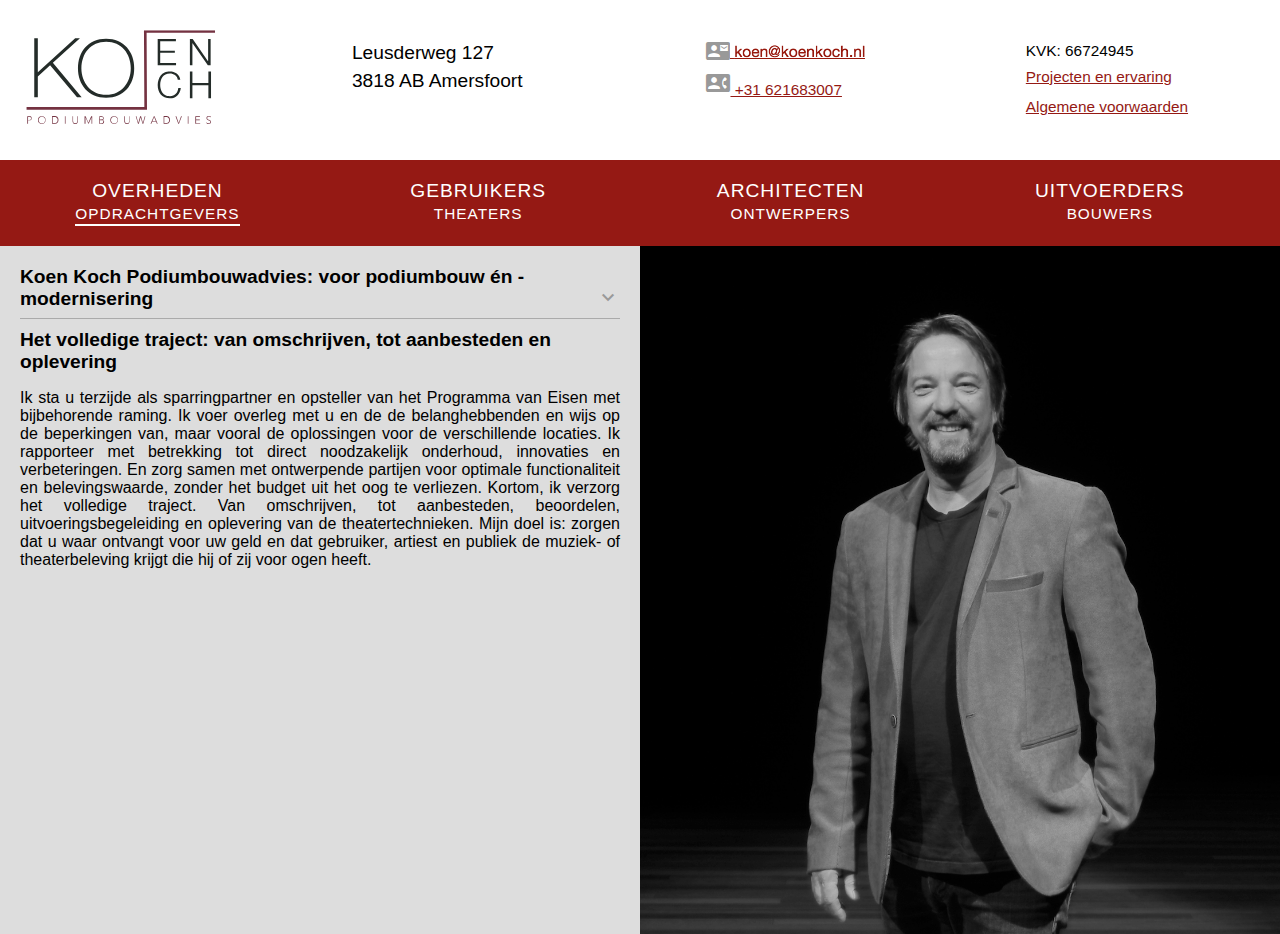
<file: overheden2.html>
<!DOCTYPE html>
  <head>
    <meta charset="utf-8">
    <title>Koen Koch - Podiumbouwadvies</title>
    <link rel="stylesheet" type="text/css" href="style.css">
    <link href="https://fonts.googleapis.com/icon?family=Material+Icons" rel="stylesheet">
  </head>
  <body>
    <!-- BANNER BOVENIN -->
    <div id="main-header">

      <!-- logo  -->
      <div id="logo">
        <a href="index.html">
          <img src="img/logokoenkoch.svg" alt="Koen Koch podiumbouwadvies logo">
        </a>
      </div>
      <!-- eind logo -->
      <!-- alle gevens -->
      <div id="gegevens">
        <!-- adres gegevens -->
        <ul>
          <li>Leusderweg 127</li>
          <li>3818 AB Amersfoort</li>
        </ul>
        <!-- eind adres gegevens -->
        <!-- contact gegevens -->
        <ul>
          <li><i class="material-icons">&#xE0D0;</i><span id="email"></span></li>
          <li>
            <a href="tel:0031621683007">
              <i class="material-icons">&#xE0CF;</i>
              +31 621683007
            </a>
          </li>
        </ul>
        <!-- eind contact gegevens -->
        <!-- overige gegevens -->
        <ul>
          <li class="kvk">KVK: 66724945</li>
          <li><a href="bestanden/koenkoch.pdf">Projecten en ervaring</a></li>
          <li><a href="bestanden/algemene-voorwaarden.pdf">Algemene voorwaarden</a></li>
        </ul>
        <!-- eind overige gegevens -->
      </div>
      <!-- eind alle gegevens -->
    </div>
    <!-- EIND BANNER BOVENIN -->

    <!-- NAVIGATIE -->
    <ul id="main-nav">
      <li class="active">
        <a href="overheden.html">
          Overheden<br>
          <span class="sub-title">Opdrachtgevers</span>
        </a>
      </li>

      <li>
        <a href="gebruikers.html">
          Gebruikers<br>
          <span class="sub-title">Theaters</span>
        </a>
      </li>

      <li>
        <a href="architecten.html">
          Architecten<br>
          <span class="sub-title">Ontwerpers</span>
        </a>
      </li>

      <li>
        <a href="uitvoerders.html">
          Uitvoerders<br>
          <span class="sub-title">Bouwers</span>
        </a>
      </li>
    </ul>
    <!-- EIND NAVIGATIE -->

    <!-- INHOUD VAN DE PAGINA -->
    <div id="content">
      <div class="tekst-content">
        <h2><a href="overheden.html"><span>Koen Koch Podiumbouwadvies: voor podiumbouw én -modernisering</span><i class="material-icons">&#xE313;</i></a></h2>

        <h2>Het volledige traject: van omschrijven, tot aanbesteden en oplevering </h2>
        <p>Ik sta u terzijde als sparringpartner en opsteller van het Programma van Eisen met bijbehorende raming. Ik voer overleg met u en de de belanghebbenden en wijs op de beperkingen van, maar vooral de oplossingen voor de verschillende locaties. Ik rapporteer met betrekking tot direct noodzakelijk onderhoud, innovaties en verbeteringen. En zorg samen met ontwerpende partijen voor optimale functionaliteit en belevingswaarde, zonder het budget uit het oog te verliezen. Kortom, ik verzorg het volledige traject. Van omschrijven, tot aanbesteden, beoordelen, uitvoeringsbegeleiding en oplevering van de theatertechnieken. Mijn doel is: zorgen dat u waar ontvangt voor uw geld en dat gebruiker, artiest en publiek de muziek- of theaterbeleving krijgt die hij of zij voor ogen heeft.</p>
      </div>
      <div class="img-container">
        <img src="img/overheden.png" class="content-image">
      </div>
    </div>
    <!-- EIND INHOUD VAN DE PAGINA -->




  </body>
</file>
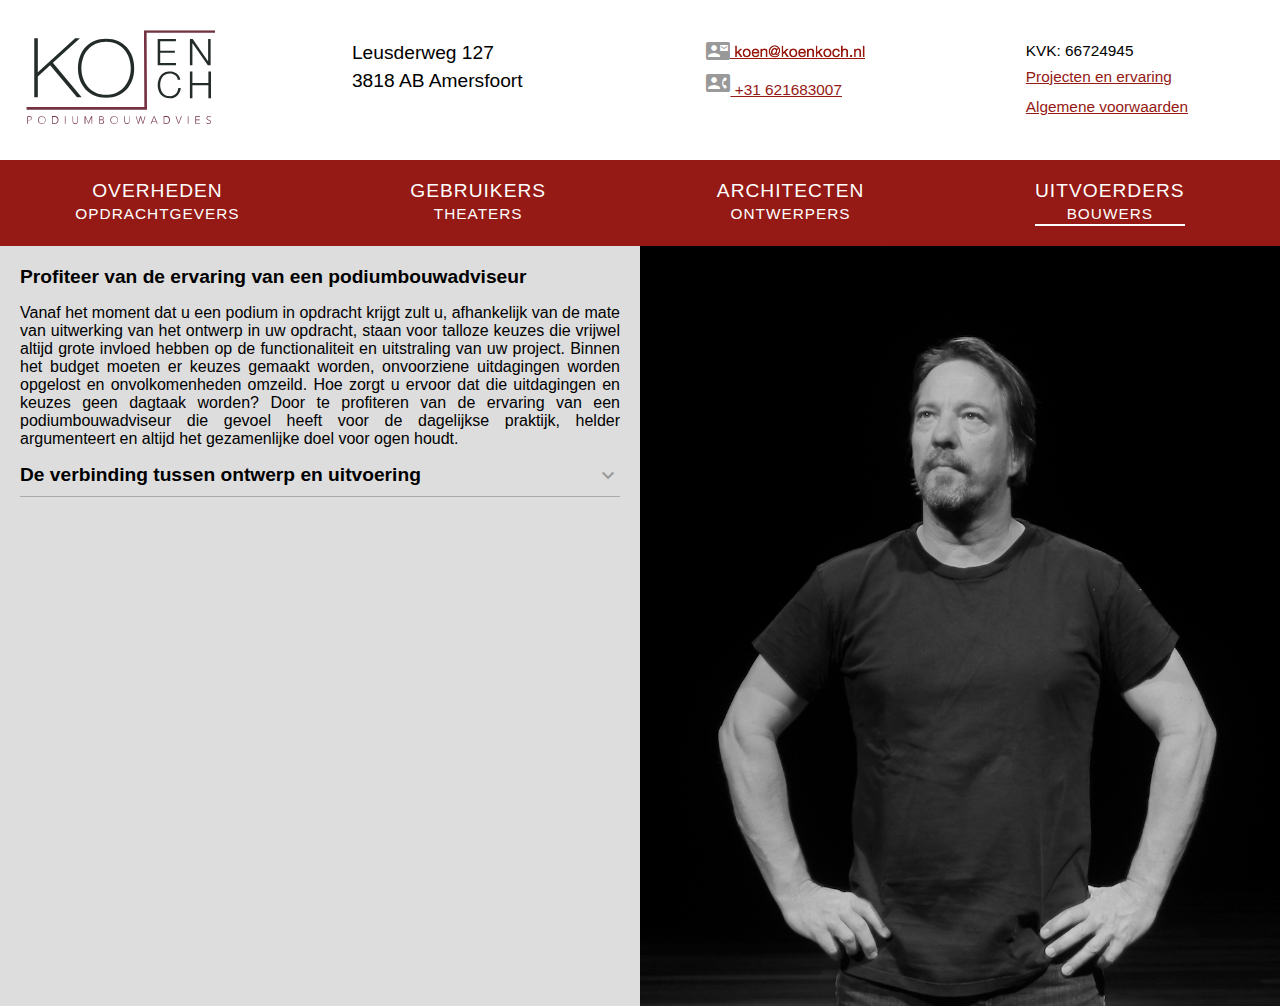
<file: uitvoerders.html>
<!DOCTYPE html>
  <head>
    <meta charset="utf-8">
    <title>Koen Koch - Podiumbouwadvies</title>
    <link rel="stylesheet" type="text/css" href="style.css">
    <link href="https://fonts.googleapis.com/icon?family=Material+Icons" rel="stylesheet">
  </head>
  <body>
    <!-- BANNER BOVENIN -->
    <div id="main-header">

      <!-- logo  -->
      <div id="logo">
        <a href="index.html">
          <img src="img/logokoenkoch.svg" alt="Koen Koch podiumbouwadvies logo">
        </a>
      </div>
      <!-- eind logo -->
      <!-- alle gevens -->
      <div id="gegevens">
        <!-- adres gegevens -->
        <ul>
          <li>Leusderweg 127</li>
          <li>3818 AB Amersfoort</li>
        </ul>
        <!-- eind adres gegevens -->
        <!-- contact gegevens -->
        <ul>
          <li><i class="material-icons">&#xE0D0;</i><span id="email"></span></li>
          <li>
            <a href="tel:0031621683007">
              <i class="material-icons">&#xE0CF;</i>
              +31 621683007
            </a>
          </li>
        </ul>
        <!-- eind contact gegevens -->
        <!-- overige gegevens -->
        <ul>
          <li class="kvk">KVK: 66724945</li>
          <li><a href="bestanden/koenkoch.pdf">Projecten en ervaring</a></li>
          <li><a href="bestanden/algemene-voorwaarden.pdf">Algemene voorwaarden</a></li>
        </ul>
        <!-- eind overige gegevens -->
      </div>
      <!-- eind alle gegevens -->
    </div>
    <!-- EIND BANNER BOVENIN -->

    <!-- NAVIGATIE -->
    <ul id="main-nav">
      <li>
        <a href="overheden.html">
          Overheden<br>
          <span class="sub-title">Opdrachtgevers</span>
        </a>
      </li>

      <li>
        <a href="gebruikers.html">
          Gebruikers<br>
          <span class="sub-title">Theaters</span>
        </a>
      </li>

      <li>
        <a href="architecten.html">
          Architecten<br>
          <span class="sub-title">Ontwerpers</span>
        </a>
      </li>

      <li class="active">
        <a href="uitvoerders.html">
          Uitvoerders<br>
          <span class="sub-title">Bouwers</span>
        </a>
      </li>
    </ul>
    <!-- EIND NAVIGATIE -->

    <!-- INHOUD VAN DE PAGINA -->
    <div id="content">
      <div class="tekst-content">
        <h2>Profiteer van de ervaring van een podiumbouwadviseur</h2>
        <p>Vanaf het moment dat u een podium in opdracht krijgt zult u, afhankelijk van de mate van uitwerking van het ontwerp in uw opdracht, staan voor talloze keuzes die vrijwel altijd grote invloed hebben op de functionaliteit en uitstraling van uw project. Binnen het budget moeten er keuzes gemaakt worden, onvoorziene uitdagingen worden opgelost en onvolkomenheden omzeild. Hoe zorgt u ervoor dat die uitdagingen en keuzes geen dagtaak worden? Door te profiteren van de ervaring van een podiumbouwadviseur die gevoel heeft voor de dagelijkse praktijk, helder argumenteert en altijd het gezamenlijke doel voor ogen houdt.</p>

        <h2><a href="uitvoerders2.html"><span>De verbinding tussen ontwerp en uitvoering</span><i class="material-icons">&#xE313;</i> </a></h2>

      </div>

      <div class="img-container">
        <img src="img/uitvoerders.png" class="content-image">
      </div>
    </div>

    <!-- EIND INHOUD VAN DE PAGINA -->

  </body>
</file>
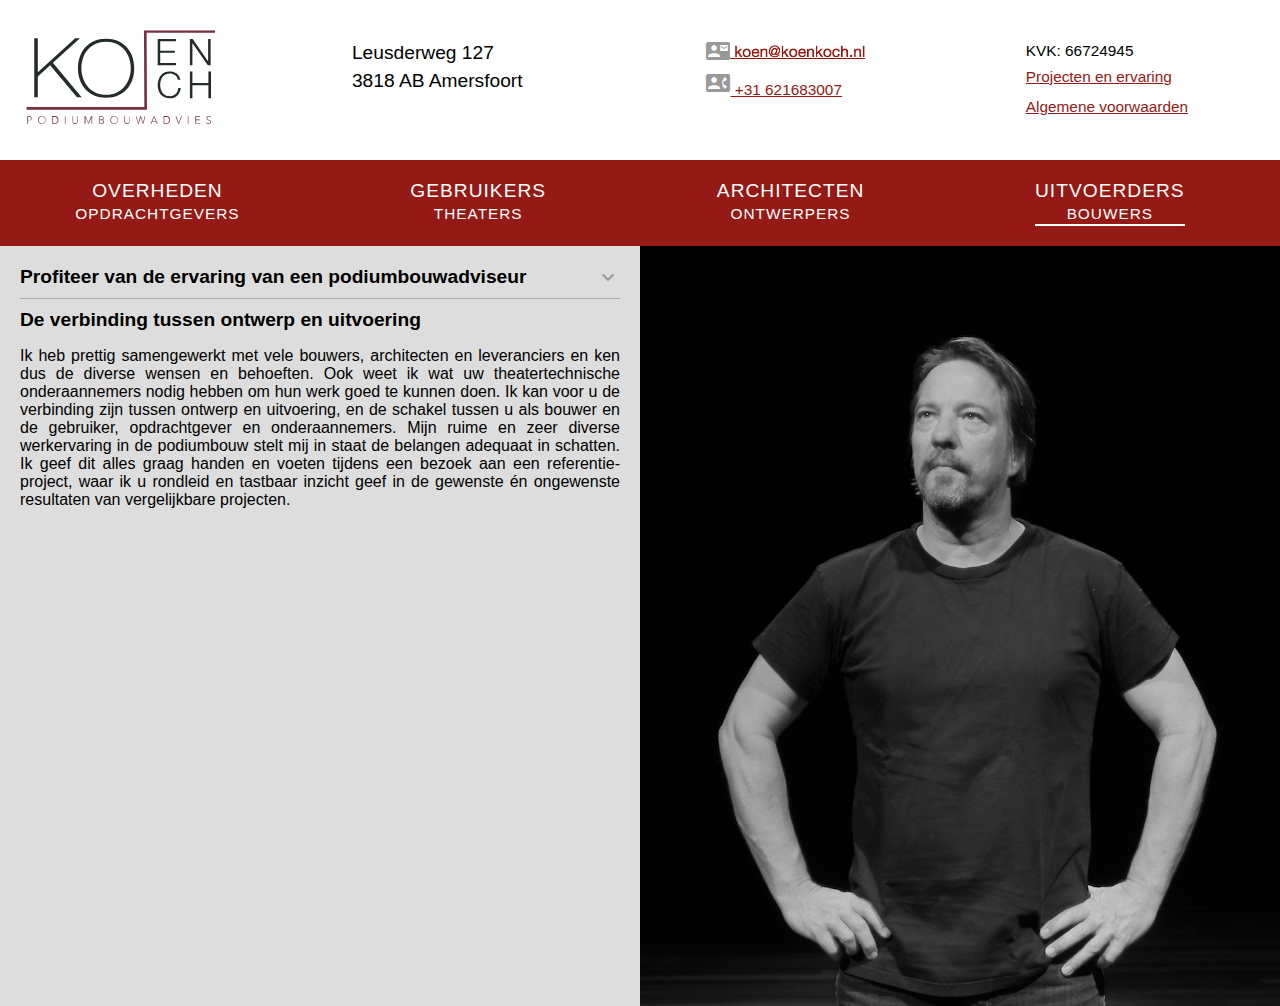
<file: uitvoerders2.html>
<!DOCTYPE html>
  <head>
    <meta charset="utf-8">
    <title>Koen Koch - Podiumbouwadvies</title>
    <link rel="stylesheet" type="text/css" href="style.css">
    <link href="https://fonts.googleapis.com/icon?family=Material+Icons" rel="stylesheet">
  </head>
  <body>
    <!-- BANNER BOVENIN -->
    <div id="main-header">

      <!-- logo  -->
      <div id="logo">
        <a href="index.html">
          <img src="img/logokoenkoch.svg" alt="Koen Koch podiumbouwadvies logo">
        </a>
      </div>
      <!-- eind logo -->
      <!-- alle gevens -->
      <div id="gegevens">
        <!-- adres gegevens -->
        <ul>
          <li>Leusderweg 127</li>
          <li>3818 AB Amersfoort</li>
        </ul>
        <!-- eind adres gegevens -->
        <!-- contact gegevens -->
        <ul>
          <li><i class="material-icons">&#xE0D0;</i><span id="email"></span></li>
          <li>
            <a href="tel:0031621683007">
              <i class="material-icons">&#xE0CF;</i>
              +31 621683007
            </a>
          </li>
        </ul>
        <!-- eind contact gegevens -->
        <!-- overige gegevens -->
        <ul>
          <li class="kvk">KVK: 66724945</li>
          <li><a href="bestanden/koenkoch.pdf">Projecten en ervaring</a></li>
          <li><a href="bestanden/algemene-voorwaarden.pdf">Algemene voorwaarden</a></li>
        </ul>
        <!-- eind overige gegevens -->
      </div>
      <!-- eind alle gegevens -->
    </div>
    <!-- EIND BANNER BOVENIN -->

    <!-- NAVIGATIE -->
    <ul id="main-nav">
      <li>
        <a href="overheden.html">
          Overheden<br>
          <span class="sub-title">Opdrachtgevers</span>
        </a>
      </li>

      <li>
        <a href="gebruikers.html">
          Gebruikers<br>
          <span class="sub-title">Theaters</span>
        </a>
      </li>

      <li>
        <a href="architecten.html">
          Architecten<br>
          <span class="sub-title">Ontwerpers</span>
        </a>
      </li>

      <li class="active">
        <a href="uitvoerders.html">
          Uitvoerders<br>
          <span class="sub-title">Bouwers</span>
        </a>
      </li>
    </ul>
    <!-- EIND NAVIGATIE -->

    <!-- INHOUD VAN DE PAGINA -->
    <div id="content">
      <div class="tekst-content">
        <h2><a href="uitvoerders.html"><span>Profiteer van de ervaring van een podiumbouwadviseur</span><i class="material-icons">&#xE313;</i></a></h2>


        <h2>De verbinding tussen ontwerp en uitvoering</h2>
        <p>Ik heb prettig samengewerkt met vele bouwers, architecten en leveranciers en ken dus de diverse wensen en behoeften. Ook weet ik wat uw theatertechnische onderaannemers nodig hebben om hun werk goed te kunnen doen. Ik kan voor u de verbinding zijn tussen ontwerp en uitvoering, en de schakel tussen u als bouwer en de gebruiker, opdrachtgever en onderaannemers. Mijn ruime en zeer diverse werkervaring in de podiumbouw stelt mij in staat de belangen adequaat in schatten. Ik geef dit alles graag handen en voeten tijdens een bezoek aan een referentie-project, waar ik u rondleid en tastbaar inzicht geef in de gewenste én ongewenste resultaten van vergelijkbare projecten.</p>
      </div>

      <div class="img-container">
        <img src="img/uitvoerders.png" class="content-image">
      </div>
    </div>

    <!-- EIND INHOUD VAN DE PAGINA -->

  </body>
</file>
<file: style.css>
/* ------------ ALGEMENE INSTELLINGEN -------------- */

html,
body,
div,
ul
{
	margin: 0;
	padding: 0;
}

html
{
	font-family: "Helvetica Neue", "Helvetica", "Arial", sans-serif;
	font-weight: 400;
}

body
{
 background-color: #DDD;
 position: absolute;
 height: 100%;
 width: 100%;
}

.material-icons
{
	color: #999;
}

h2
{
	font-size: 1.2em;
	margin: 0;
}

h2 a
{
    font-size: inherit;
    color: inherit;
    text-decoration: none;
    display: flex;
    border-bottom: 1px solid #aaa;
    padding-bottom: 8px;
    margin-bottom: 10px;
    justify-content: space-between;
    /* position: relative; */
}

h2 i
{
	display: flex !important;
	justify-content: flex-end;
	align-self: flex-end;
	/* float: right; */
}

p
{
	text-align: justify;
}

a
{
	color: #951914;
	/* vertical-align: top; */
	font-size: .8em;
}

a.inline-text
{
	vertical-align: top;
}

/* ------------ NAVIGATIE MENU BOVENIN -------------- */

#logo
{
	width: 15%;
	min-width: 200px;
	max-width: 350px;
	margin: 0 40px 0 20px;
}

#main-header
{
	background-color: white;
	font-size: 1.2em;
	display: flex;
	justify-content: space-around;
	align-items: center;
	height: 160px;
}

#main-header p
{
	display: inline-block;
}

#email
{
	width: 135px;
	background-image: url("img/mail.png");
	background-size: 100% auto;
	background-position: 0;
	background-repeat: no-repeat;
	height: 22px;
	position: absolute;
}

#gegevens
{
	display: flex;
	flex-grow: 100;
	flex-direction: row;
	justify-content: space-around;
}

#gegevens li
{
	list-style: none;
	line-height: 1.5em;
}

#main-nav
{
	background-color: #951914;
	display: flex;
	justify-content: space-around;
	padding: 20px 0;
}

#main-nav li
{
	display: inline-flex;
	margin-right: 20px;
	flex-direction: row;
	text-align: center;
	border-bottom: 1px solid transparent;
}

#main-nav li:hover,
#main-nav .active
{
	border-color: #FFF;
}

#main-nav .active
{
	border-width: 2px;
}

#main-nav a
{
	color: #FFF;
	font-size: 1.2em;
	text-decoration: none;
	text-transform: uppercase;
	letter-spacing: 1px;
}

#main-nav .sub-title
{
	font-size: .8em;
	font-weight: 300;
}

.kvk
{
	font-size: .8em;
}

/* ------------ CONTENT HOMEPAGE -------------- */

#main-image
{
	:
	left: 20%
	left: 2;
	position: absolute;
	left: 20%;
}

#home
{
	background-color: #000;
}

#home .tekst-content
{
	color: #FFF;
	position: absolute;
	/* width: 100%; */
	margin-top: 0;
	left: 0;
}

#home p
{
	text-align: left;
}

/* ------------ CONTENT ANDERE PAGINAS -------- */
#content
{
	display: flex;
	flex-direction: row;
	/* background-color: #000; */
}

.tekst-content
{
	display: flex;
	flex-direction: column;
	width: 50%;
	padding: 20px;
	box-sizing: border-box;
}

.img-container
{
	display: flex;
	width: 50%;
	position: relative;
	background-color: #000;
	align-items: flex-end;
}

.content-image {
    :
    : absolute
    display: flex;
    display: flex;
    width: 100%;
}
</file>
